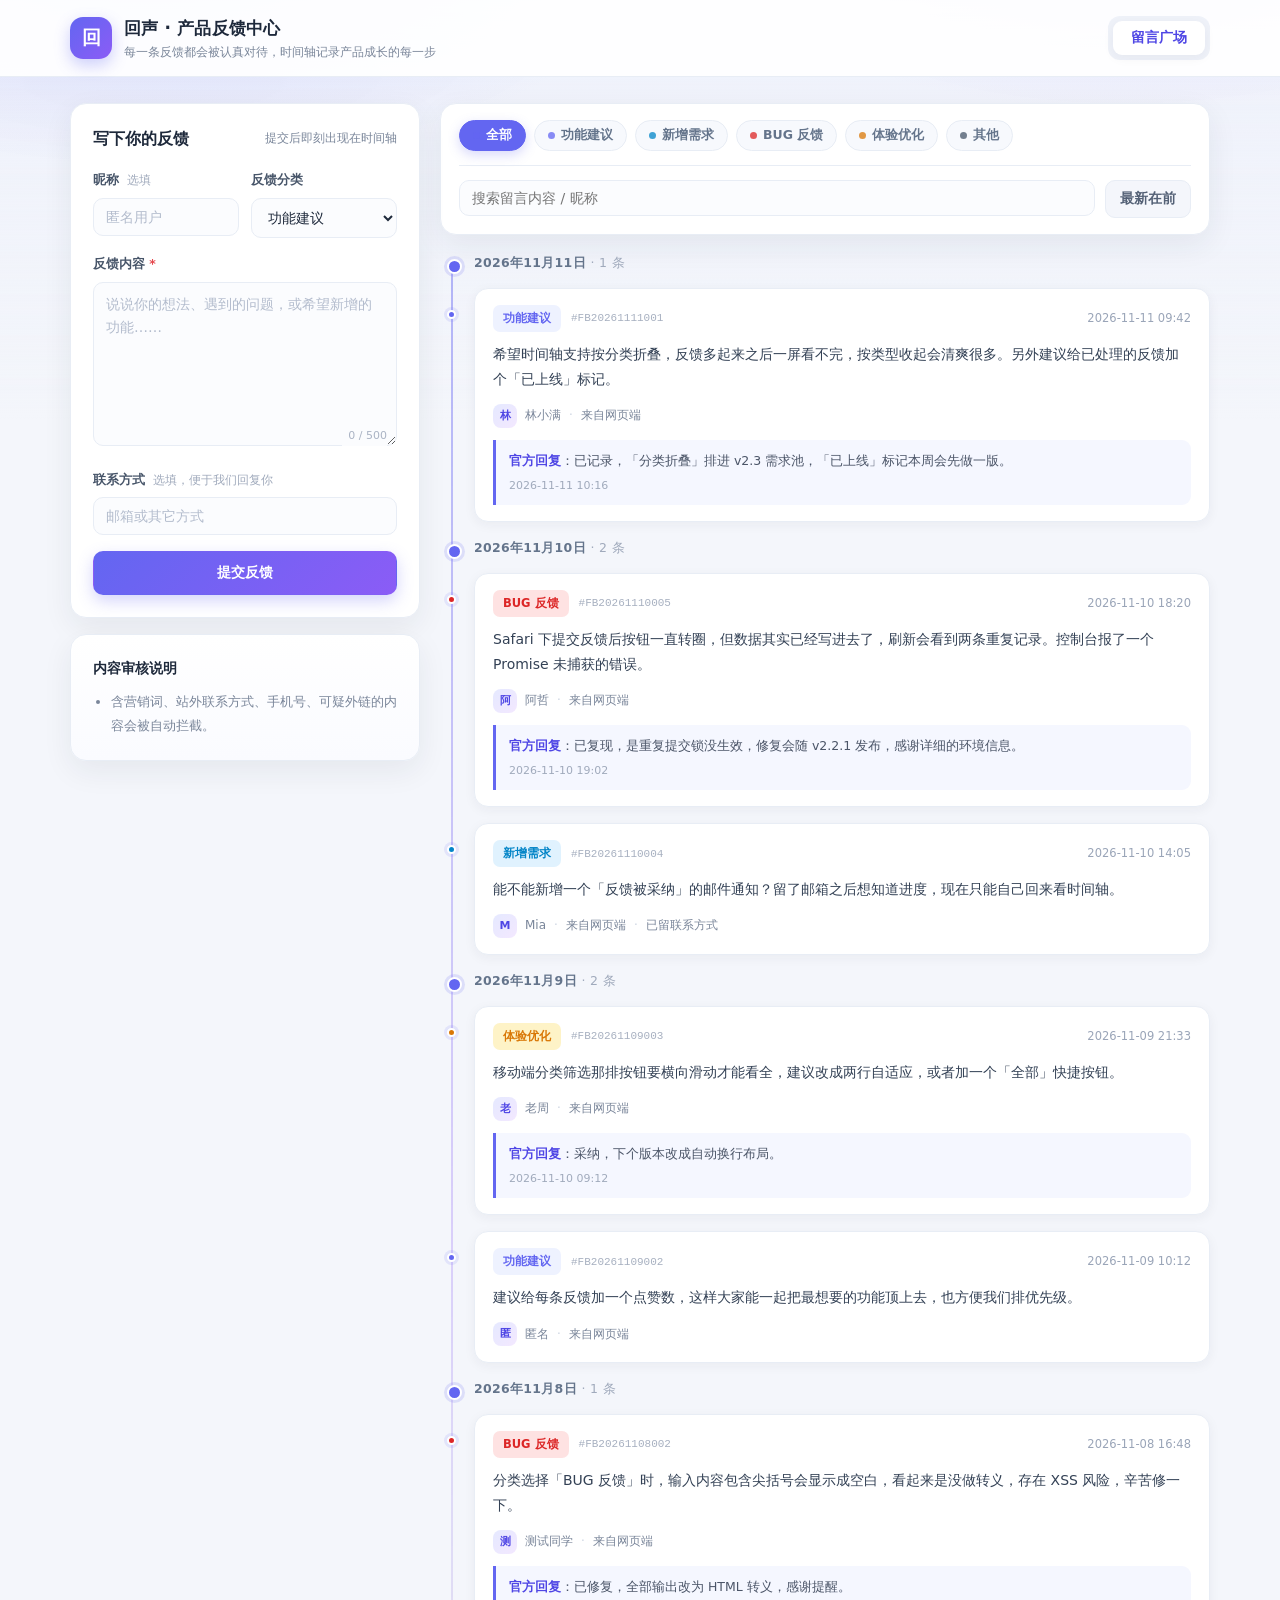
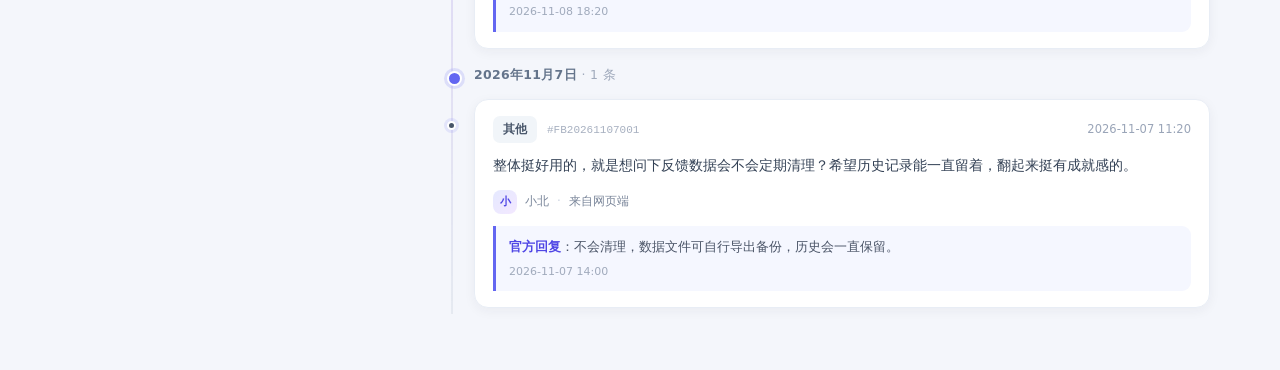
<file: book/index.html>
<!DOCTYPE html>
<html lang="zh-CN">
<head>
<meta charset="UTF-8">
<meta name="viewport" content="width=device-width, initial-scale=1.0">
<title>回声 · 产品反馈中心</title>
<!-- 样式唯一来源：下面这段内联样式块，页面不引用任何外部 CSS 文件。
     首屏零外部样式依赖，彻底消除样式迟到导致的无样式堆叠 /
     隐藏面板闪现 / 布局跳动 / 骨架到精致的二次跳变。
     修改样式时直接编辑本块即可，无需同步其它文件。 -->
<style>
/* ===================== 基础 ===================== */
:root{
  --bg:#f4f6fb;
  --card:#ffffff;
  --text:#1e293b;
  --muted:#7a869a;
  --line:#e8edf5;
  --primary:#6366f1;
  --primary-dark:#4f46e5;
  --violet:#8b5cf6;
  --danger:#e5484d;
  --warn:#e9830b;
  --ok:#12a594;
  --shadow:0 10px 30px rgba(30,41,59,.07);
  --shadow-sm:0 3px 12px rgba(30,41,59,.05);
}
*{box-sizing:border-box}
html,body{margin:0;padding:0}
body{
  font-family:"PingFang SC","Microsoft YaHei","Hiragino Sans GB",system-ui,-apple-system,"Segoe UI",sans-serif;
  color:var(--text);background:var(--bg);font-size:14px;line-height:1.65;min-height:100vh;
}
.bg-decor{
  position:fixed;inset:0 0 auto 0;height:420px;pointer-events:none;z-index:0;
  background:
    radial-gradient(700px 300px at 12% -10%,rgba(99,102,241,.20),transparent 70%),
    radial-gradient(620px 280px at 88% -20%,rgba(139,92,246,.18),transparent 70%),
    linear-gradient(180deg,#eef1fb 0%,rgba(244,246,251,0) 100%);
}
.wrap{max-width:1180px;margin:0 auto;padding:0 20px;position:relative;z-index:1}
.hidden{display:none !important}
button,input,select,textarea{font-family:inherit;font-size:14px;color:inherit}
button{cursor:pointer}
h1,h2,h3,p,ul{margin:0}
ul{padding-left:18px}

/* ===================== 顶栏 ===================== */
.topbar{background:rgba(255,255,255,.92);border-bottom:1px solid var(--line);position:sticky;top:0;z-index:20}
.topbar-inner{display:flex;align-items:center;justify-content:space-between;height:76px;gap:20px}
.brand{display:flex;align-items:center;gap:12px}
.brand-logo{
  width:42px;height:42px;border-radius:13px;display:grid;place-items:center;color:#fff;font-size:19px;font-weight:700;
  background:linear-gradient(135deg,var(--primary),var(--violet));box-shadow:0 6px 16px rgba(99,102,241,.32);
}
.brand-text h1{font-size:17px;font-weight:700;letter-spacing:.2px}
.brand-text p{font-size:12px;color:var(--muted);margin-top:1px}
.tabs{display:flex;gap:6px;background:#eff2f9;padding:5px;border-radius:12px}
.tab{
  border:0;background:transparent;padding:8px 18px;border-radius:9px;font-weight:600;color:var(--muted);
  transition:color .2s,background-color .2s,box-shadow .2s;position:relative;white-space:nowrap;
}
.tab:hover{color:var(--primary)}
.tab.active{background:#fff;color:var(--primary-dark);box-shadow:var(--shadow-sm)}
/* 隐藏入口：点击「留言广场」不产生任何视觉反馈（含移动端默认点按高亮） */
.tabs{-webkit-tap-highlight-color:transparent}
#boardTab{
  -webkit-tap-highlight-color:transparent;
  -webkit-touch-callout:none;
  -webkit-user-select:none;user-select:none;
  touch-action:manipulation;
  transition:none;
  outline:none;
  cursor:default;
  background:#fff;
  color:var(--primary-dark);
  box-shadow:var(--shadow-sm);
}
#boardTab:hover,#boardTab:active,#boardTab:focus,#boardTab:focus-visible{
  -webkit-tap-highlight-color:transparent;
  background:#fff;
  color:var(--primary-dark);
  box-shadow:var(--shadow-sm);
  transform:none;
  outline:none;
}
.badge-dot{
  display:inline-grid;place-items:center;min-width:18px;height:18px;padding:0 5px;margin-left:7px;
  border-radius:9px;background:var(--danger);color:#fff;font-size:11px;font-weight:700;vertical-align:1px;
}

/* ===================== 卡片 / 按钮 ===================== */
.card{background:var(--card);border:1px solid var(--line);border-radius:16px;box-shadow:var(--shadow);padding:22px}
.card-title{display:flex;align-items:center;justify-content:space-between;gap:10px;margin-bottom:18px}
.card-title h2,.card-title h3{font-size:16px;font-weight:700}
.card-title-sub{font-size:12px;color:var(--muted);font-weight:400}
.btn{border:1px solid transparent;border-radius:10px;padding:10px 18px;font-weight:600;transition:transform .18s,box-shadow .18s,background-color .18s;white-space:nowrap}
.btn:hover{transform:translateY(-1px)}
.btn-primary{background:linear-gradient(135deg,var(--primary),var(--violet));color:#fff;box-shadow:0 6px 16px rgba(99,102,241,.28)}
.btn-primary:hover{box-shadow:0 8px 20px rgba(99,102,241,.38)}
.btn-ghost{background:#f4f6fb;border-color:var(--line);color:#546176}
.btn-ghost:hover{background:#eaeef7}
.btn-block{width:100%;padding:12px}
.btn-mini{padding:6px 12px;border-radius:8px;font-size:12px;font-weight:600;border:1px solid var(--line);background:#fff;color:#546176}
.btn-mini:hover{background:#f4f6fb}
.btn-mini.ok{background:#e7f8f4;border-color:#bce9df;color:#0c8b7c}
.btn-mini.warn{background:#fff4e6;border-color:#f7d9af;color:#b5650a}
.btn-mini.danger{background:#fdeeee;border-color:#f6cccc;color:#c63b40}

/* ===================== 统计 ===================== */
.stats{display:grid;grid-template-columns:repeat(4,1fr);gap:14px;margin:28px 0 22px}
.stat{
  background:#fff;border:1px solid var(--line);border-radius:15px;padding:18px 20px;box-shadow:var(--shadow-sm);
  display:flex;align-items:center;justify-content:space-between;position:relative;overflow:hidden;
}
.stat::after{content:"";position:absolute;right:-18px;top:-18px;width:70px;height:70px;border-radius:50%;background:var(--tint)}
.stat-label{font-size:12px;color:var(--muted)}
.stat-value{font-size:27px;font-weight:750;line-height:1.25;letter-spacing:-.5px}
.stat-ico{width:42px;height:42px;border-radius:12px;display:grid;place-items:center;background:var(--tint);color:var(--tone);font-size:15px;font-weight:700}

/* ===================== 布局 ===================== */
.layout{display:grid;grid-template-columns:350px minmax(0,1fr);gap:20px;align-items:start;padding-bottom:36px}
.col-side{display:flex;flex-direction:column;gap:16px;position:sticky;top:96px}
.col-main{min-width:0}

/* ===================== 表单 ===================== */
.field{display:block;margin-bottom:16px;position:relative}
.field>span{display:block;font-size:12.5px;font-weight:600;color:#475569;margin-bottom:7px}
.field>span i{font-style:normal;font-weight:400;color:#a0aabc;font-size:11.5px;margin-left:4px}
.field>span b{color:var(--danger)}
.field input,.field select,.field textarea{
  width:100%;border:1px solid var(--line);background:#fbfcfe;border-radius:10px;padding:10px 12px;outline:none;transition:border-color .18s,background-color .18s,box-shadow .18s;
}
.field textarea{resize:vertical;min-height:110px;line-height:1.7}
.field input:focus,.field select:focus,.field textarea:focus{border-color:var(--primary);background:#fff;box-shadow:0 0 0 3px rgba(99,102,241,.12)}
.field input::placeholder,.field textarea::placeholder{color:#b3bccd}
.field-row{display:grid;grid-template-columns:1fr 1fr;gap:12px}
.counter{position:absolute;right:10px;bottom:8px;font-style:normal;font-size:11px;color:#aab3c4;background:#fbfcfe;padding-left:6px}
.ad-warning{
  background:#fff8e9;border:1px solid #f5dcae;color:#9a5f08;border-radius:10px;padding:11px 13px;
  font-size:12.5px;line-height:1.7;margin-bottom:14px;
}
.ad-warning b{color:#b5650a}
.tip-card{background:linear-gradient(180deg,#fff,#fafbff)}
.tip-card h3{font-size:14px;font-weight:700;margin-bottom:10px}
.tip-card ul{color:var(--muted);font-size:12.5px;line-height:1.9}
.tip-card b{color:var(--primary-dark)}
.my-item{border-left:3px solid var(--warn);background:#fffaef;border-radius:8px;padding:10px 12px;margin-bottom:10px;font-size:12.5px}
.my-item p{color:#475569;margin:4px 0;word-break:break-word}
.my-item .st{font-size:11.5px;font-weight:700;color:var(--warn)}
.my-item .st.rejected{color:var(--danger)}

/* ===================== 筛选 ===================== */
.filter-card{padding:16px 18px;margin-bottom:18px}
.chips{display:flex;flex-wrap:wrap;gap:8px}
.chip{
  border:1px solid var(--line);background:#f7f9fd;border-radius:20px;padding:6px 13px;font-size:12.5px;
  font-weight:600;color:#64748b;transition:background-color .18s,color .18s,border-color .18s;display:inline-flex;align-items:center;gap:6px;
}
.chip:hover{background:#eef1fb}
.chip.active{background:var(--primary);border-color:var(--primary);color:#fff;box-shadow:0 4px 12px rgba(99,102,241,.25)}
.chip .cdot{width:7px;height:7px;border-radius:50%;background:currentColor;opacity:.75}
.filter-tools{display:flex;gap:10px;margin-top:14px;padding-top:14px;border-top:1px solid var(--line)}
.search-box{flex:1;position:relative}
.search-box input{width:100%;border:1px solid var(--line);background:#fbfcfe;border-radius:10px;padding:9px 12px;outline:none}
.search-box input:focus{border-color:var(--primary);background:#fff;box-shadow:0 0 0 3px rgba(99,102,241,.1)}
#sortBtn{padding:9px 14px}

/* ===================== 时间轴 ===================== */
.timeline{position:relative;padding-left:34px;padding-bottom:10px}
.timeline::before{
  content:"";position:absolute;left:11px;top:10px;bottom:20px;width:2px;
  background:linear-gradient(180deg,rgba(99,102,241,.45),rgba(139,92,246,.25) 60%,rgba(148,163,184,.15));
}
.tl-date{position:relative;margin:6px 0 14px;font-size:12.5px;font-weight:700;color:#64748b;letter-spacing:.3px}
.tl-date::before{
  content:"";position:absolute;left:-27px;top:6px;width:11px;height:11px;border-radius:50%;
  background:var(--primary);border:2px solid #fff;box-shadow:0 0 0 3px rgba(99,102,241,.16);
}
.tl-item{position:relative;margin-bottom:16px}
.tl-dot{
  position:absolute;left:-27px;top:22px;width:9px;height:9px;border-radius:50%;background:var(--dot,#6366f1);
  border:2px solid #fff;box-shadow:0 0 0 3px rgba(99,102,241,.12);
}
.tl-card{background:#fff;border:1px solid var(--line);border-radius:14px;padding:16px 18px;box-shadow:var(--shadow-sm);transition:box-shadow .2s,transform .2s}
.tl-card:hover{box-shadow:var(--shadow);transform:translateY(-1px);border-color:#dbe2f2}
.tl-head{display:flex;align-items:center;gap:10px;flex-wrap:wrap;margin-bottom:10px}
.cat-chip{font-size:11.5px;font-weight:700;padding:4px 10px;border-radius:7px;color:var(--cc);background:var(--cbg)}
.tl-id{font-size:11px;color:#a7b0c0;font-family:ui-monospace,SFMono-Regular,Menlo,monospace}
.tl-time{margin-left:auto;font-size:11.5px;color:#9aa5b8}
.tl-content{font-size:14px;line-height:1.8;color:#334155;white-space:pre-wrap;word-break:break-word}
.tl-foot{display:flex;align-items:center;gap:8px;margin-top:12px;font-size:12px;color:var(--muted)}
.avatar{width:24px;height:24px;border-radius:8px;background:linear-gradient(135deg,#e5e9ff,#f3e8ff);color:var(--primary-dark);display:grid;place-items:center;font-size:11px;font-weight:700}
.tl-foot .sep{color:#cbd3e1}
.tl-reply{
  margin-top:12px;background:#f5f7ff;border-left:3px solid var(--primary);border-radius:0 9px 9px 0;
  padding:10px 13px;font-size:12.5px;color:#4b5568;line-height:1.75;
}
.tl-reply b{color:var(--primary-dark)}
.tl-reply time{display:block;font-size:11px;color:#a0aabc;margin-top:4px}
.empty{text-align:center;padding:70px 20px;color:var(--muted)}
.empty-icon{font-size:30px;color:#c9d2e3;margin-bottom:8px}
.empty p{font-size:15px;font-weight:600;color:#64748b}
.empty span{font-size:12.5px}

/* ===================== 后台 ===================== */
.login-card{max-width:520px;margin:46px auto;text-align:center;padding:38px}
.login-badge{
  width:52px;height:52px;border-radius:15px;margin:0 auto 16px;display:grid;place-items:center;color:#fff;font-weight:700;
  background:linear-gradient(135deg,var(--primary),var(--violet));box-shadow:0 8px 20px rgba(99,102,241,.3);
}
.login-card h2{font-size:21px;margin-bottom:8px}
.login-card p{font-size:13px;color:var(--muted);line-height:1.8;margin-bottom:22px}
.login-row{display:flex;gap:10px;justify-content:center}
.login-row input{border:1px solid var(--line);background:#fbfcfe;border-radius:10px;padding:10px 14px;outline:none;width:210px}
.login-row input:focus{border-color:var(--primary);box-shadow:0 0 0 3px rgba(99,102,241,.12)}
.admin-head{display:flex;align-items:flex-end;justify-content:space-between;gap:16px;margin:30px 0 20px;flex-wrap:wrap}
.admin-head h2{font-size:21px}
.admin-head span{font-size:12.5px;color:var(--muted)}
.admin-head-actions{display:flex;gap:8px;flex-wrap:wrap}
.admin-grid{display:grid;grid-template-columns:1fr 1fr;gap:18px;align-items:start}
.pill{font-size:11.5px;font-weight:700;background:#eef1fb;color:var(--primary-dark);padding:4px 10px;border-radius:20px}
.pill-warn{background:#fff2df;color:#b5650a}
.audit-list{display:flex;flex-direction:column;gap:12px;max-height:620px;overflow-y:auto;padding-right:4px}
.audit-list::-webkit-scrollbar{width:6px}
.audit-list::-webkit-scrollbar-thumb{background:#dbe2f0;border-radius:6px}
.audit-item{border:1px solid var(--line);border-radius:12px;padding:13px 14px;background:#fcfdff}
.audit-item.pending{border-color:#f2dcb4;background:#fffcf5}
.audit-top{display:flex;align-items:center;gap:8px;flex-wrap:wrap;margin-bottom:8px}
.audit-top .t{font-size:11.5px;color:#9aa5b8;margin-left:auto}
.score{font-size:11px;font-weight:700;color:#b5650a;background:#fff0d5;border-radius:6px;padding:3px 8px}
.audit-item p{font-size:13px;line-height:1.75;color:#334155;white-space:pre-wrap;word-break:break-word;margin-bottom:8px}
.audit-meta{font-size:11.5px;color:var(--muted);margin-bottom:9px}
.audit-reasons{font-size:11.5px;color:#b5650a;background:#fff6e6;border-radius:8px;padding:7px 10px;margin-bottom:10px;line-height:1.6}
.audit-actions{display:flex;gap:7px;flex-wrap:wrap}
.reply-editor{margin-top:10px}
.reply-editor textarea{width:100%;border:1px solid var(--line);border-radius:9px;padding:9px 11px;resize:vertical;min-height:62px;outline:none;background:#fff}
.reply-editor textarea:focus{border-color:var(--primary)}
.reply-editor .btn-mini{margin-top:7px}
.reply-note{font-size:11.5px;color:var(--ok);margin-top:7px;line-height:1.6}
.rules-card{margin-top:18px;margin-bottom:36px}
.rules-table{display:grid;grid-template-columns:repeat(auto-fill,minmax(230px,1fr));gap:10px}
.rule-item{border:1px solid var(--line);border-radius:10px;padding:11px 13px;background:#fbfcfe}
.rule-item .rn{font-size:13px;font-weight:700}
.rule-item .rs{float:right;font-size:11px;font-weight:700;color:var(--primary-dark);background:#eef1ff;border-radius:6px;padding:2px 8px}
.rule-item code{display:block;margin-top:6px;font-size:11px;color:#94a0b4;line-height:1.5;white-space:nowrap;overflow:hidden;text-overflow:ellipsis}
.list-empty{font-size:12.5px;color:#a0aabc;text-align:center;padding:28px 0}

/* ===================== Toast ===================== */
.toast{
  position:fixed;left:50%;bottom:34px;transform:translate(-50%,18px);opacity:0;pointer-events:none;z-index:99;
  background:#26314a;color:#fff;padding:11px 20px;border-radius:11px;font-size:13px;box-shadow:0 12px 30px rgba(20,28,45,.25);
  transition:opacity .25s,transform .25s;max-width:min(90vw,520px);text-align:center;
}
.toast.show{opacity:1;transform:translate(-50%,0)}
.toast.ok{background:#0f8f7f}
.toast.warn{background:#b9710a}
.toast.err{background:#c93d42}

/* ===================== 隐藏入口 / 管理员模式 ===================== */
#viewBoard{padding-top:26px}
#adminPanel .stats{grid-template-columns:repeat(2,1fr);margin:0 0 20px}
.view-hint{
  align-self:center;background:linear-gradient(135deg,#eef2ff,#f5edff);color:var(--primary-dark);
  font-size:12px;font-weight:700;padding:6px 14px;border-radius:9px;border:1px solid #e0e3ff;white-space:nowrap;
}
.admin-mode-bar{
  display:flex;align-items:center;justify-content:space-between;gap:12px;flex-wrap:wrap;
  background:linear-gradient(100deg,#eef2ff,#f7f0ff);border:1px solid #dfe3ff;color:#4b4a86;
  border-radius:13px;padding:12px 16px;margin:0 0 18px;font-size:13px;
}
.admin-mode-bar b{color:var(--primary-dark)}
.login-back{margin-top:18px}
.tl-admin{display:flex;gap:7px;flex-wrap:wrap;margin-top:12px;padding-top:11px;border-top:1px dashed var(--line)}
.tl-card .reply-editor{margin-top:10px}

/* ===================== 提交频率提示 ===================== */
.rate-hint{
  font-size:12px;color:#64748b;background:#f4f6fb;border:1px solid var(--line);
  border-radius:9px;padding:8px 12px;margin-bottom:12px;text-align:center;
}
.rate-hint.limited{background:#fff4e6;border-color:#f7d9af;color:#b5650a;font-weight:600}
#submitBtn:disabled{opacity:.5;filter:grayscale(.35);cursor:not-allowed;box-shadow:none;transform:none}

/* ===================== 规则管理 ===================== */
.rules-head-actions{display:flex;gap:7px;flex-wrap:wrap}
.rule-threshold{
  display:flex;align-items:center;gap:8px;flex-wrap:wrap;background:#f7f9fd;border:1px solid var(--line);
  border-radius:10px;padding:11px 13px;margin-bottom:16px;font-size:12.5px;
}
.rule-threshold label{font-weight:700;color:#475569}
.rule-threshold input{width:64px;border:1px solid var(--line);background:#fff;border-radius:8px;padding:6px 8px;text-align:center;outline:none}
.rule-threshold input:focus{border-color:var(--primary)}
.rule-threshold em{font-style:normal;color:var(--muted);font-size:11.5px;margin-left:auto}
.rule-form{border:1px dashed #cfd8ee;background:#fbfcff;border-radius:12px;padding:16px;margin-bottom:16px}
.rule-form h4{font-size:13.5px;font-weight:700;margin:0 0 12px;color:var(--primary-dark)}
.rule-form .field{margin-bottom:12px}
.rule-test{display:flex;align-items:center;gap:8px;flex-wrap:wrap;margin:12px 0}
.rule-test input{flex:1;min-width:180px;border:1px solid var(--line);background:#fff;border-radius:9px;padding:8px 11px;outline:none}
.rule-test input:focus{border-color:var(--primary)}
.rule-test-result{font-size:12px;font-weight:600}
.rule-test-result.hit{color:var(--ok)}
.rule-test-result.miss{color:var(--muted)}
.rule-test-result.bad{color:var(--danger)}
.rule-form-actions{display:flex;gap:8px}
.rule-actions{display:flex;gap:6px;margin-top:9px}
.rule-item.editing{border-color:var(--primary);background:#f5f6ff}
.rules-empty{grid-column:1/-1;text-align:center;color:var(--muted);font-size:12.5px;padding:22px 0}

/* ===================== 安全设置 ===================== */
.rules-card{margin-bottom:18px}
.security-card{margin:0 0 36px}
.pwd-form{border:1px dashed #cfd8ee;background:#fbfcff;border-radius:12px;padding:16px}
.pwd-form .field{margin-bottom:12px}
.pwd-form-actions{display:flex;gap:8px}

/* ===================== 初始化数据（危险操作） ===================== */
.btn-init{color:#c63b40;border-color:#f6cccc}
.btn-init:hover{background:#fdeeee}
.btn-danger{background:var(--danger);color:#fff;box-shadow:0 6px 16px rgba(229,72,77,.28)}
.btn-danger:hover{box-shadow:0 8px 20px rgba(229,72,77,.4)}
.init-panel{margin:0 0 18px;border-color:#f6cccc;background:linear-gradient(180deg,#fff,#fffafa)}
.init-panel-head{display:flex;align-items:center;justify-content:space-between;gap:12px;margin-bottom:12px}
.init-panel-head h3{font-size:16px;font-weight:700;color:#c63b40}
.init-warn{
  font-size:12.5px;line-height:1.8;color:#8a4144;background:#fff4f4;border:1px solid #f6d9d9;
  border-radius:10px;padding:11px 13px;margin-bottom:14px;
}
.init-warn b{color:#c63b40}
.init-warn span{color:#a06a6c}
.init-form{display:flex;gap:10px;flex-wrap:wrap}
.init-form input{flex:1;min-width:200px;border:1px solid var(--line);background:#fff;border-radius:10px;padding:10px 14px;outline:none}
.init-form input:focus{border-color:var(--danger);box-shadow:0 0 0 3px rgba(229,72,77,.12)}

/* ===================== 响应式 ===================== */
@media(max-width:960px){
  .layout{grid-template-columns:1fr}
  .col-side{position:static}
  .admin-grid{grid-template-columns:1fr}
  .stats{grid-template-columns:repeat(2,1fr)}
}
@media(max-width:600px){
  .wrap{padding:0 14px}
  .topbar-inner{height:auto;padding-top:12px;padding-bottom:12px;flex-direction:column;align-items:stretch;gap:12px}
  .brand-text h1{font-size:15px}
  .tabs{justify-content:center}
  .tab{flex:1;padding:8px 10px}
  .stats{gap:10px;margin:18px 0 16px}
  .stat{padding:14px}
  .stat-value{font-size:22px}
  .card{padding:17px}
  .field-row{grid-template-columns:1fr;gap:0}
  .admin-head{align-items:flex-start}
  .rule-threshold em{margin-left:0;width:100%}
  .rule-test input{min-width:100%}
  .init-form input{min-width:100%;width:100%}
  .init-form .btn{width:100%}
  .admin-head-actions .btn{flex:1 1 45%}
  .timeline{padding-left:26px}
  .timeline::before{left:8px}
  .tl-date::before,.tl-dot{left:-22px}
}

/* 尊重系统「减少动态效果」设置，进一步消除动画带来的延迟感 */
@media(prefers-reduced-motion:reduce){
  *,*::before,*::after{transition-duration:.01ms !important;animation-duration:.01ms !important;scroll-behavior:auto !important}
}
</style>
<!-- 样式已全部内联，页面不再发起任何 CSS 请求；仅提前发起数据与逻辑脚本 -->
<link rel="preload" href="data.js" as="script">
<link rel="preload" href="app.js" as="script">
</head>
<body>
<div class="bg-decor"></div>

<header class="topbar">
  <div class="wrap topbar-inner">
    <div class="brand">
      <div class="brand-logo">回</div>
      <div class="brand-text">
        <h1 id="siteTitle">回声 · 产品反馈中心</h1>
        <p id="siteDesc">每一条反馈都会被认真对待</p>
      </div>
    </div>
    <!-- 审核后台入口默认隐藏：连续点击「留言广场」5 次进入 -->
    <nav class="tabs">
      <button class="tab active" data-view="board" id="boardTab">留言广场</button>
      <button class="tab hidden" data-view="admin">审核后台<span id="adminBadge" class="badge-dot hidden">0</span></button>
      <span class="view-hint hidden" id="viewHint">审核后台</span>
    </nav>
  </div>
</header>

<main class="wrap">
  <!-- ==================== 留言广场 ==================== -->
  <section id="viewBoard">
    <!-- 管理员登录后显示：可直接在时间轴卡片上回复 -->
    <div class="admin-mode-bar hidden" id="adminModeBar">
      <span><b>管理员模式已开启</b> · 可直接在下方时间轴的留言卡片上点击「回复此留言」进行官方回复</span>
      <button class="btn-mini" id="exitAdminMode" type="button">退出管理</button>
    </div>

    <div class="layout">
      <aside class="col-side">
        <div class="card form-card">
          <div class="card-title">
            <h2>写下你的反馈</h2>
            <span class="card-title-sub">提交后即刻出现在时间轴</span>
          </div>
          <form id="feedbackForm" autocomplete="off">
            <div class="field-row">
              <label class="field">
                <span>昵称 <i>选填</i></span>
                <input id="nickname" type="text" maxlength="20" placeholder="匿名用户">
              </label>
              <label class="field">
                <span>反馈分类</span>
                <select id="category"></select>
              </label>
            </div>
            <label class="field">
              <span>反馈内容 <b>*</b></span>
              <textarea id="content" rows="6" maxlength="500" placeholder="说说你的想法、遇到的问题，或希望新增的功能……"></textarea>
              <em class="counter"><span id="charCount">0</span> / 500</em>
            </label>
            <label class="field">
              <span>联系方式 <i>选填，便于我们回复你</i></span>
              <input id="contact" type="text" maxlength="60" placeholder="邮箱或其它方式">
            </label>
            <div id="adWarning" class="ad-warning hidden"></div>
            <div id="rateHint" class="rate-hint hidden"></div>
            <button class="btn btn-primary btn-block" id="submitBtn" type="submit">提交反馈</button>
          </form>
        </div>

        <div class="card tip-card">
          <h3>内容审核说明</h3>
          <ul>
            <li>含营销词、站外联系方式、手机号、可疑外链的内容会被自动拦截。</li>
          </ul>
        </div>

        <div class="card hidden" id="myPendingCard">
          <h3>我提交的待审核</h3>
          <div id="myPendingList"></div>
        </div>
      </aside>

      <section class="col-main">
        <div class="card filter-card">
          <div class="chips" id="chips"></div>
          <div class="filter-tools">
            <div class="search-box">
              <input id="search" type="search" placeholder="搜索留言内容 / 昵称">
            </div>
            <button class="btn btn-ghost" id="sortBtn" type="button">最新在前</button>
          </div>
        </div>

        <div id="timeline" class="timeline"></div>
        <div id="emptyState" class="empty hidden">
          <div class="empty-icon">—</div>
          <p>这里还没有留言</p>
          <span>换个筛选条件，或成为第一个提反馈的人</span>
        </div>
      </section>
    </div>
  </section>

  <!-- ==================== 审核后台（隐藏入口） ==================== -->
  <section id="viewAdmin" class="hidden">
    <div id="loginPanel" class="card login-card">
      <div class="login-badge">后台</div>
      <h2>审核后台</h2>
      <p>被广告过滤拦截的留言需要在这里人工复核，放行后才会展示到公开时间轴。</p>
      <div class="login-row">
        <input id="adminPass" type="password" placeholder="请输入管理口令">
        <button class="btn btn-primary" id="loginBtn" type="button">进入后台</button>
      </div>
      <div><button class="btn btn-ghost login-back" id="loginBackBtn" type="button">返回留言广场</button></div>
    </div>

    <div id="adminPanel" class="hidden">
      <div class="admin-head">
        <div>
          <h2>审核工作台</h2>
          <span id="adminSummary">—</span>
        </div>
        <div class="admin-head-actions">
          <button class="btn btn-primary" id="exportBtn" type="button">导出数据</button>
          <button class="btn btn-ghost btn-init" id="initBtn" type="button">初始化数据</button>
          <button class="btn btn-ghost" id="backBoardBtn" type="button">返回留言广场</button>
          <button class="btn btn-ghost" id="logoutBtn" type="button">退出登录</button>
        </div>
      </div>

      <!-- 初始化数据：需管理员口令二次验证，确认后清空全部留言 -->
      <div class="card init-panel hidden" id="initPanel">
        <div class="init-panel-head">
          <h3>初始化数据</h3>
          <button class="btn-mini" id="initCancelBtn" type="button">取消</button>
        </div>
        <p class="init-warn"><b>危险操作：</b>将永久清空全部留言数据（含已发布、待审核、已拒绝的所有留言及官方回复），操作不可撤销。<span id="initCount"></span></p>
        <div class="init-form">
          <input id="initPass" type="password" autocomplete="new-password" placeholder="请输入管理员口令">
          <button class="btn btn-danger" id="initConfirmBtn" type="button">确认初始化</button>
        </div>
      </div>

      <!-- 数据展示模块：仅在后台显示 -->
      <div class="stats" id="stats"></div>

      <div class="admin-grid">
        <div class="card">
          <div class="card-title">
            <h3>待审核队列</h3>
            <span class="pill pill-warn" id="pendingCount">0 条</span>
          </div>
          <div id="pendingList" class="audit-list"></div>
        </div>

        <div class="card">
          <div class="card-title">
            <h3>已发布留言</h3>
            <span class="pill" id="publishedCount">0 条</span>
          </div>
          <div id="publishedList" class="audit-list"></div>
        </div>
      </div>

      <div class="card rules-card">
        <div class="card-title">
          <h3>广告过滤规则</h3>
          <div class="rules-head-actions">
            <button class="btn-mini" id="ruleAddBtn" type="button">+ 新增规则</button>
            <button class="btn-mini danger" id="ruleResetBtn" type="button">恢复默认规则</button>
          </div>
        </div>

        <div class="rule-threshold">
          <label for="thresholdInput">拦截阈值</label>
          <input id="thresholdInput" type="number" min="1" max="99" step="1">
          <span>分</span>
          <button class="btn-mini ok" id="thresholdSaveBtn" type="button">保存</button>
          <em>广告分达到该值即转入待审核队列</em>
        </div>

        <div class="rule-form hidden" id="ruleForm">
          <h4 id="ruleFormTitle">新增规则</h4>
          <div class="field-row">
            <label class="field">
              <span>规则名称</span>
              <input id="ruleName" type="text" maxlength="20" placeholder="例如：招聘广告">
            </label>
            <label class="field">
              <span>命中分值</span>
              <input id="ruleScore" type="number" min="1" max="10" step="1" value="2">
            </label>
          </div>
          <div class="field-row">
            <label class="field">
              <span>匹配方式</span>
              <select id="ruleMode">
                <option value="keyword">关键词</option>
                <option value="regex">正则表达式</option>
              </select>
            </label>
            <label class="field">
              <span>匹配内容</span>
              <input id="rulePattern" type="text" placeholder="多个关键词用逗号分隔">
            </label>
          </div>
          <div class="rule-test">
            <input id="ruleTestText" type="text" placeholder="输入一段文字，测试这条规则是否命中">
            <button class="btn-mini" id="ruleTestBtn" type="button">测试</button>
            <span class="rule-test-result" id="ruleTestResult"></span>
          </div>
          <div class="rule-form-actions">
            <button class="btn-mini ok" id="ruleSaveBtn" type="button">保存规则</button>
            <button class="btn-mini" id="ruleCancelBtn" type="button">取消</button>
          </div>
        </div>

        <div id="rulesList" class="rules-table"></div>
      </div>

      <div class="card security-card">
        <div class="card-title">
          <h3>安全设置</h3>
          <button class="btn-mini" id="pwdToggleBtn" type="button">修改管理口令</button>
        </div>
        <div class="pwd-form hidden" id="pwdForm">
          <div class="field-row">
            <label class="field"><span>当前口令</span><input id="oldPass" type="password" autocomplete="new-password"></label>
            <label class="field"><span>新口令 <i>至少 6 位</i></span><input id="newPass" type="password" autocomplete="new-password"></label>
          </div>
          <label class="field"><span>确认新口令</span><input id="newPass2" type="password" autocomplete="new-password"></label>
          <div class="pwd-form-actions">
            <button class="btn-mini ok" id="pwdSaveBtn" type="button">保存新口令</button>
            <button class="btn-mini" id="pwdCancelBtn" type="button">取消</button>
          </div>
        </div>
      </div>
    </div>
  </section>
</main>

<div id="toast" class="toast"></div>

<script src="data.js"></script>
<script src="app.js"></script>
</body>
</html>
</file>
